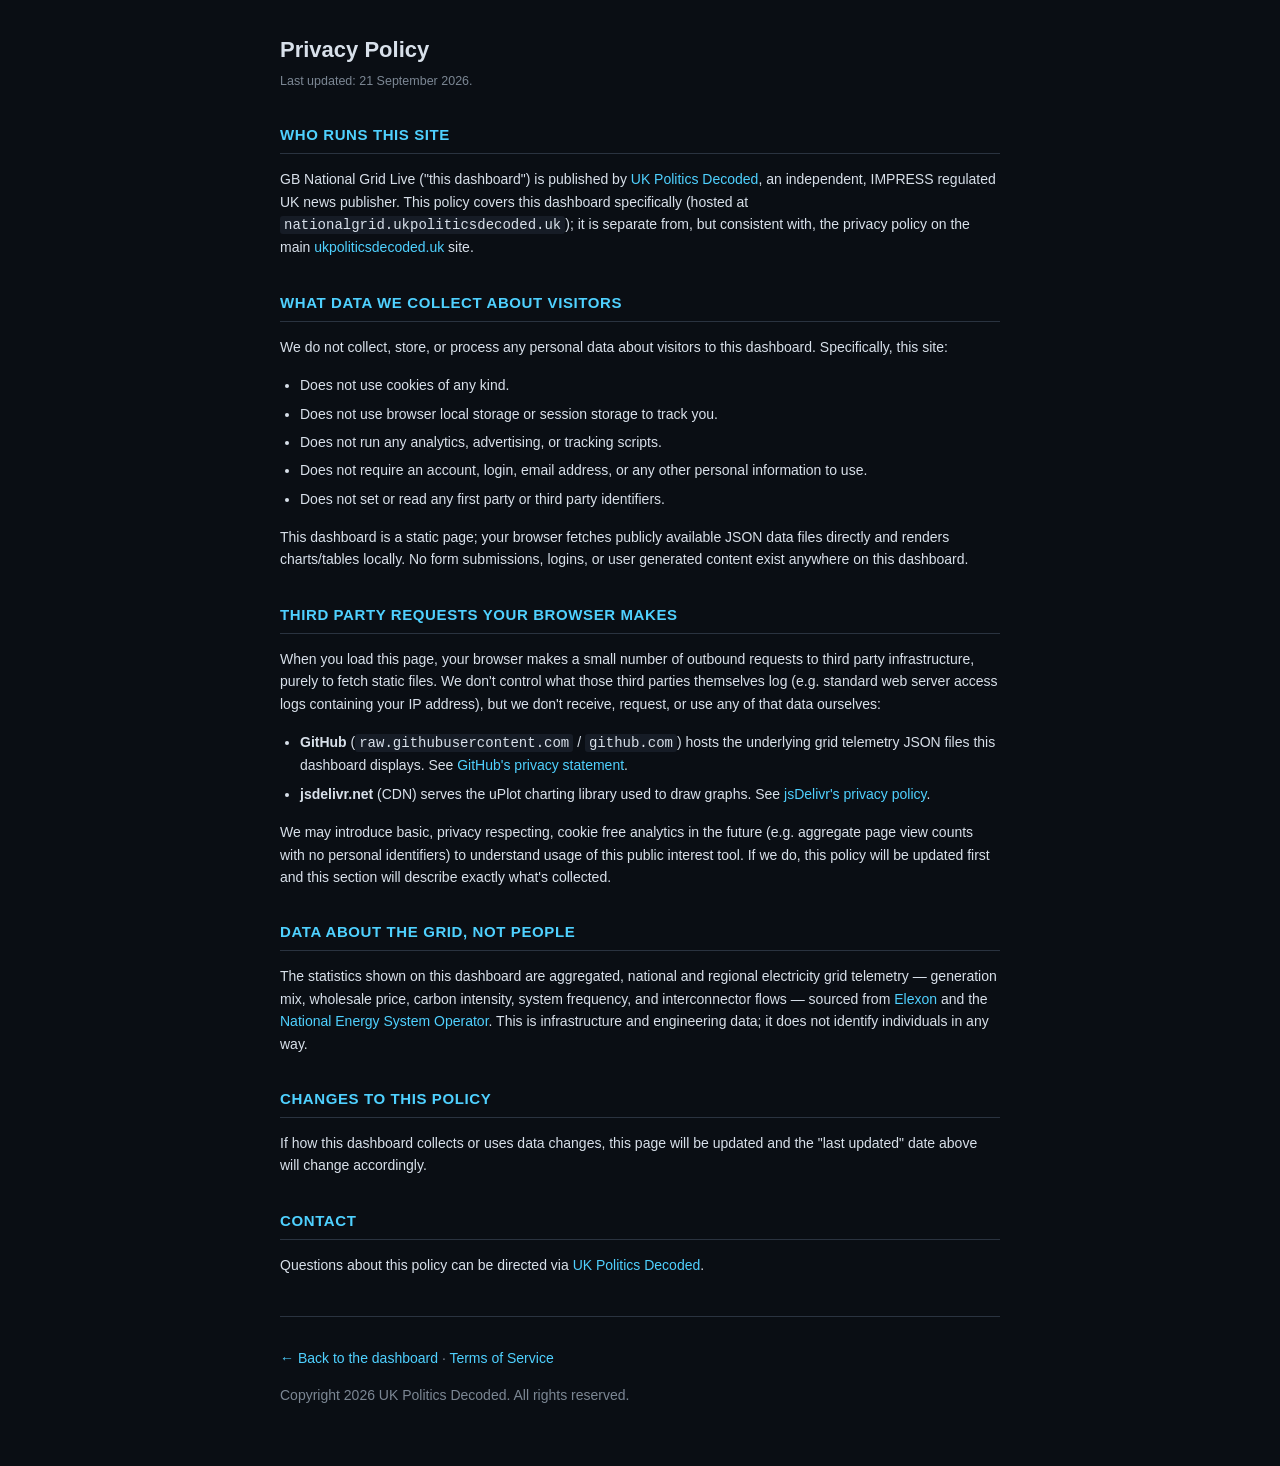
<file: docs/privacy.html>
<!DOCTYPE html>
<html lang="en-GB">
<head>
<meta charset="UTF-8">
<meta name="viewport" content="width=device-width, initial-scale=1.0">
<title>Privacy Policy | GB National Grid Live</title>
<meta name="description" content="Privacy Policy for GB National Grid Live, a free dashboard published by UK Politics Decoded tracking Great Britain's electricity grid.">
<meta name="robots" content="index, follow">
<link rel="canonical" href="http://nationalgrid.ukpoliticsdecoded.uk/privacy.html">
<link rel="icon" href="https://ukpoliticsdecoded.uk/assets/images/logo.webp" type="image/webp">
<style>
  :root {
    --bg-0: #0a0e14;
    --bg-2: #161c26;
    --border: #2a3340;
    --text: #d8e0ea;
    --text-dim: #7c8794;
    --accent: #4fd1ff;
  }
  * { box-sizing: border-box; }
  html, body {
    margin: 0;
    padding: 0;
    background: var(--bg-0);
    color: var(--text);
    font-family: "Segoe UI", -apple-system, BlinkMacSystemFont, Roboto, Arial, sans-serif;
    line-height: 1.6;
  }
  main {
    max-width: 760px;
    margin: 0 auto;
    padding: 32px 20px 48px;
  }
  h1 {
    font-size: 22px;
    margin: 0 0 4px;
  }
  .updated {
    color: var(--text-dim);
    font-size: 12.5px;
    margin: 0 0 28px;
  }
  h2 {
    font-size: 15px;
    text-transform: uppercase;
    letter-spacing: 0.04em;
    color: var(--accent);
    border-bottom: 1px solid var(--border);
    padding-bottom: 6px;
    margin: 32px 0 12px;
    scroll-margin-top: 16px;
  }
  p, li { font-size: 14px; color: var(--text); }
  ul { padding-left: 20px; }
  li { margin-bottom: 6px; }
  a { color: var(--accent); text-decoration: none; }
  a:hover { text-decoration: underline; }
  code {
    background: var(--bg-2);
    padding: 1px 4px;
    border-radius: 3px;
  }
  footer {
    margin-top: 40px;
    padding-top: 16px;
    border-top: 1px solid var(--border);
    font-size: 12.5px;
    color: var(--text-dim);
  }
  footer p { color: var(--text-dim); }
</style>
</head>
<body>
<main>
  <h1>Privacy Policy</h1>
  <p class="updated">Last updated: 21 September 2026.</p>

  <h2 id="who-runs-this-site">Who runs this site</h2>
  <p>GB National Grid Live ("this dashboard") is published by
    <a href="https://ukpoliticsdecoded.uk/">UK Politics Decoded</a>, an independent, IMPRESS regulated UK news
    publisher. This policy covers this dashboard specifically (hosted at
    <code>nationalgrid.ukpoliticsdecoded.uk</code>); it is separate from, but consistent with, the privacy policy
    on the main <a href="https://ukpoliticsdecoded.uk/" target="_blank" rel="noopener noreferrer">ukpoliticsdecoded.uk</a>
    site.</p>

  <h2 id="what-data-we-collect">What data we collect about visitors</h2>
  <p>We do not collect, store, or process any personal data about visitors to this dashboard. Specifically, this
    site:</p>
  <ul>
    <li>Does not use cookies of any kind.</li>
    <li>Does not use browser local storage or session storage to track you.</li>
    <li>Does not run any analytics, advertising, or tracking scripts.</li>
    <li>Does not require an account, login, email address, or any other personal information to use.</li>
    <li>Does not set or read any first party or third party identifiers.</li>
  </ul>
  <p>This dashboard is a static page; your browser fetches publicly available JSON data files directly and renders
    charts/tables locally. No form submissions, logins, or user generated content exist anywhere on this
    dashboard.</p>

  <h2 id="third-party-requests">Third party requests your browser makes</h2>
  <p>When you load this page, your browser makes a small number of outbound requests to third party
    infrastructure, purely to fetch static files. We don't control what those third parties themselves log (e.g.
    standard web server access logs containing your IP address), but we don't receive, request, or use any of that
    data ourselves:</p>
  <ul>
    <li><strong>GitHub</strong> (<code>raw.githubusercontent.com</code> / <code>github.com</code>) hosts the
      underlying grid telemetry JSON files this dashboard displays. See
      <a href="https://docs.github.com/en/site-policy/privacy-policies/github-privacy-statement" target="_blank" rel="noopener noreferrer">GitHub's
      privacy statement</a>.</li>
    <li><strong>jsdelivr.net</strong> (CDN) serves the uPlot charting library used to draw graphs. See
      <a href="https://www.jsdelivr.com/terms/privacy-policy-jsdelivr-net" target="_blank" rel="noopener noreferrer">jsDelivr's
      privacy policy</a>.</li>
  </ul>
  <p>We may introduce basic, privacy respecting, cookie free analytics in the future (e.g. aggregate page view
    counts with no personal identifiers) to understand usage of this public interest tool. If we do, this policy
    will be updated first and this section will describe exactly what's collected.</p>

  <h2 id="data-about-the-grid">Data about the grid, not people</h2>
  <p>The statistics shown on this dashboard are aggregated, national and regional electricity grid telemetry —
    generation mix, wholesale price, carbon intensity, system frequency, and interconnector flows — sourced from
    <a href="https://bmrs.elexon.co.uk/" target="_blank" rel="noopener noreferrer">Elexon</a> and the
    <a href="https://www.neso.energy/data-portal" target="_blank" rel="noopener noreferrer">National Energy System
    Operator</a>. This is infrastructure and engineering data; it does not identify individuals in any way.</p>

  <h2 id="changes">Changes to this policy</h2>
  <p>If how this dashboard collects or uses data changes, this page will be updated and the "last updated" date
    above will change accordingly.</p>

  <h2 id="contact">Contact</h2>
  <p>Questions about this policy can be directed via <a href="https://ukpoliticsdecoded.uk/">UK Politics
    Decoded</a>.</p>

  <footer>
    <p><a href="index.php">← Back to the dashboard</a> · <a href="terms.html">Terms of Service</a></p>
    <p>Copyright 2026 UK Politics Decoded. All rights reserved.</p>
  </footer>
</main>
</body>
</html>
</file>
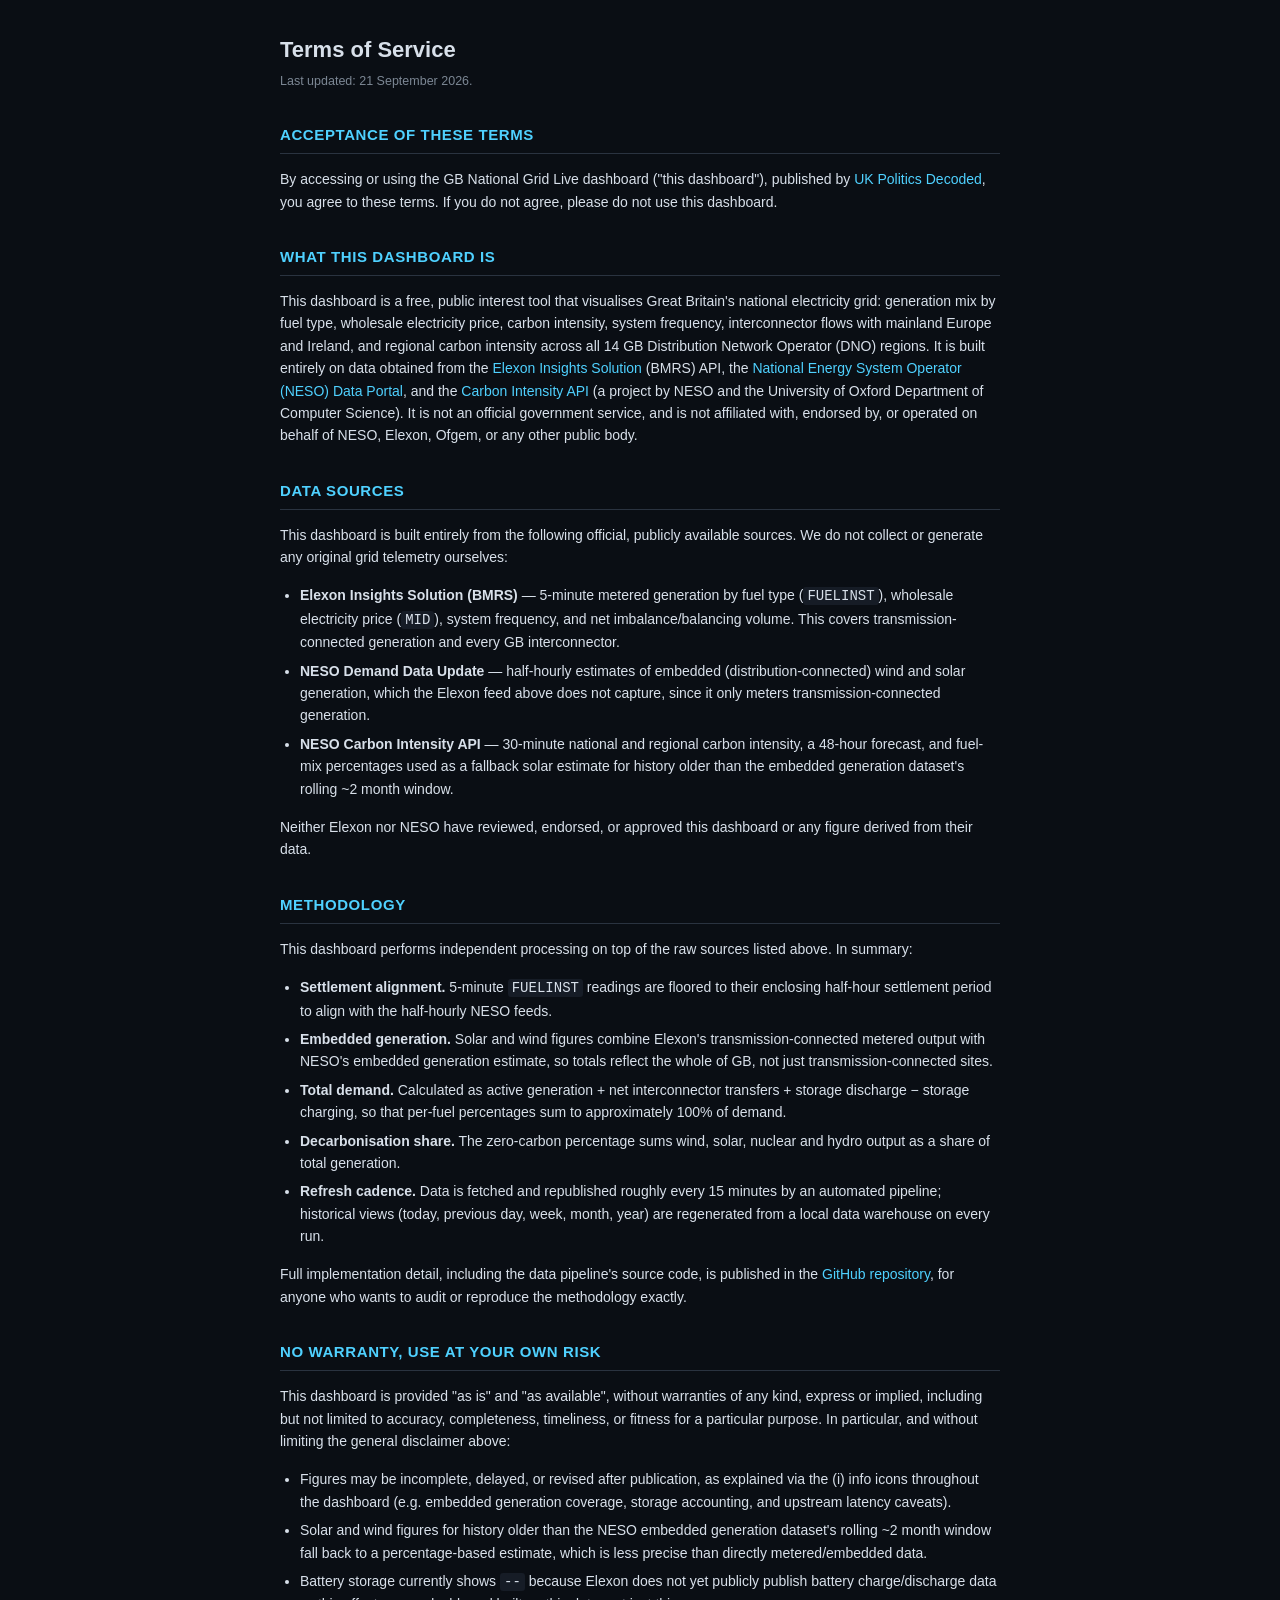
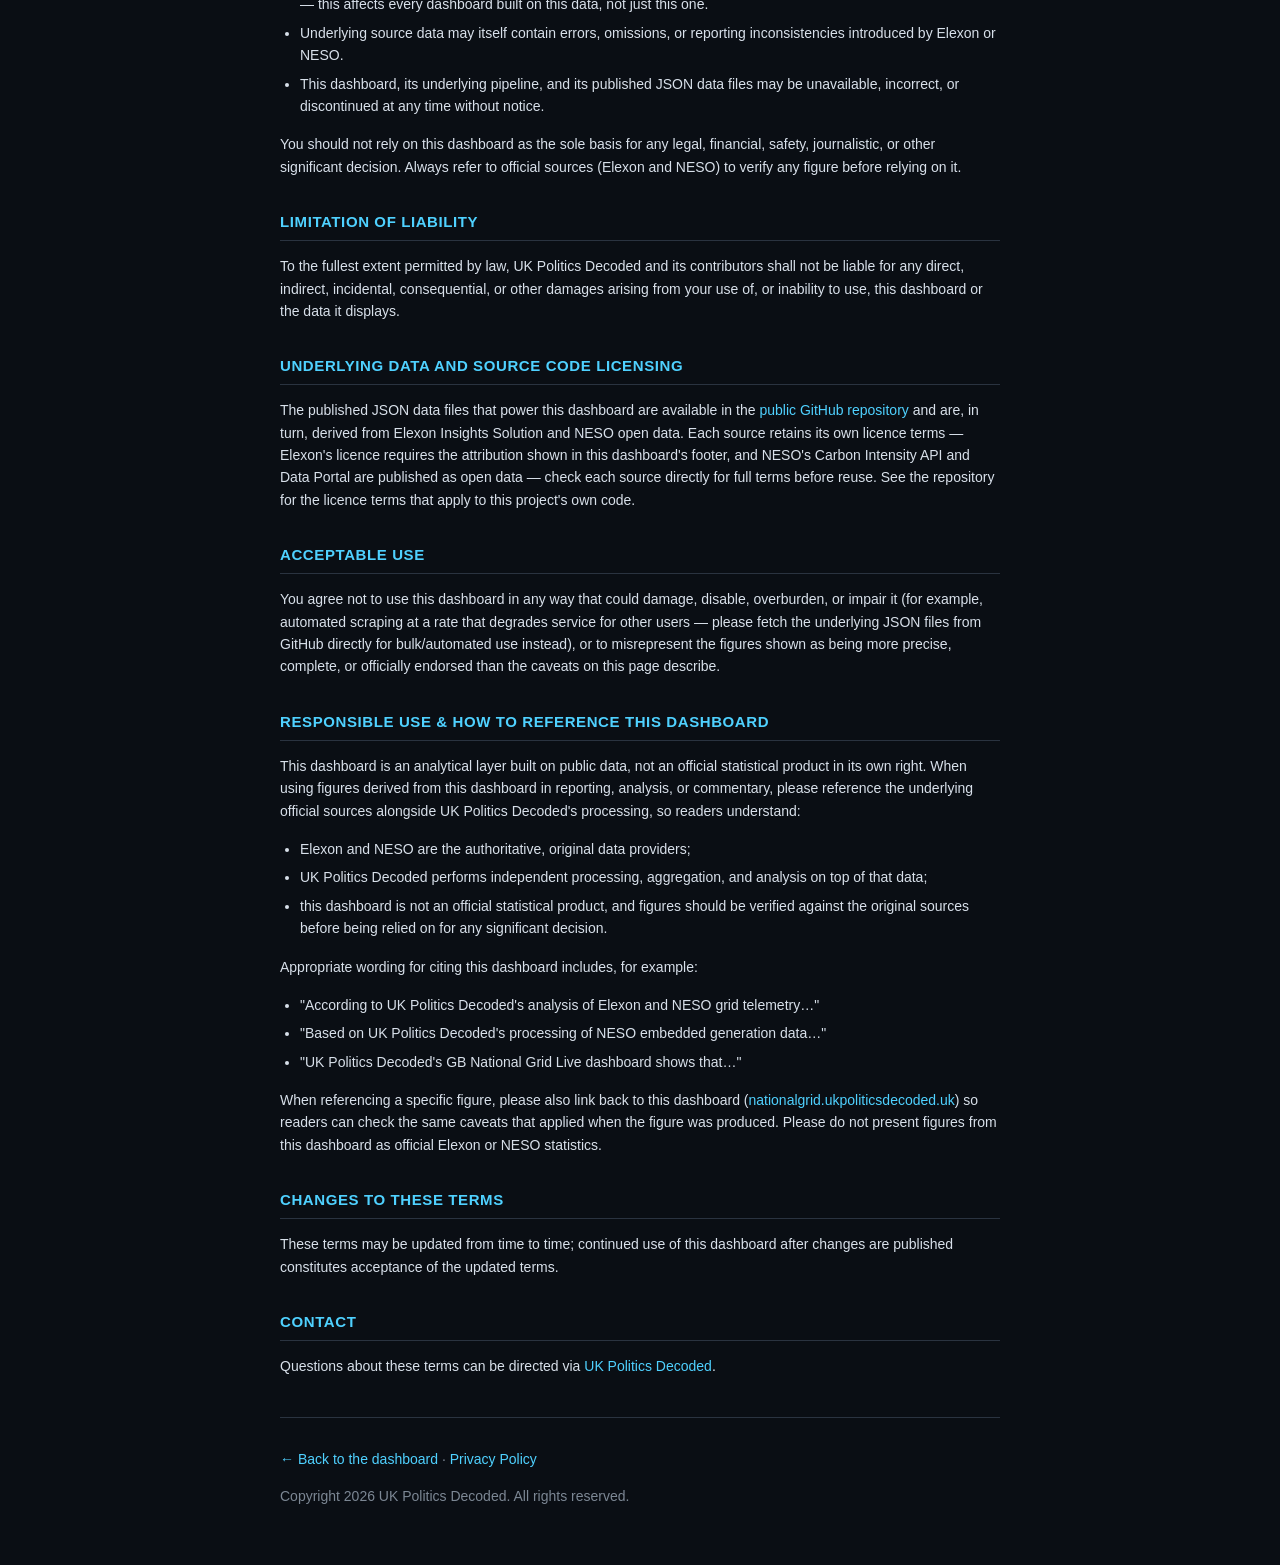
<file: docs/terms.html>
<!DOCTYPE html>
<html lang="en-GB">
<head>
<meta charset="UTF-8">
<meta name="viewport" content="width=device-width, initial-scale=1.0">
<title>Terms of Service | GB National Grid Live</title>
<meta name="description" content="Terms of Service for GB National Grid Live, a free dashboard published by UK Politics Decoded tracking Great Britain's electricity grid.">
<meta name="robots" content="index, follow">
<link rel="canonical" href="http://nationalgrid.ukpoliticsdecoded.uk/terms.html">
<link rel="icon" href="https://ukpoliticsdecoded.uk/assets/images/logo.webp" type="image/webp">
<style>
  :root {
    --bg-0: #0a0e14;
    --bg-2: #161c26;
    --border: #2a3340;
    --text: #d8e0ea;
    --text-dim: #7c8794;
    --accent: #4fd1ff;
  }
  * { box-sizing: border-box; }
  html, body {
    margin: 0;
    padding: 0;
    background: var(--bg-0);
    color: var(--text);
    font-family: "Segoe UI", -apple-system, BlinkMacSystemFont, Roboto, Arial, sans-serif;
    line-height: 1.6;
  }
  main {
    max-width: 760px;
    margin: 0 auto;
    padding: 32px 20px 48px;
  }
  h1 {
    font-size: 22px;
    margin: 0 0 4px;
  }
  .updated {
    color: var(--text-dim);
    font-size: 12.5px;
    margin: 0 0 28px;
  }
  h2 {
    font-size: 15px;
    text-transform: uppercase;
    letter-spacing: 0.04em;
    color: var(--accent);
    border-bottom: 1px solid var(--border);
    padding-bottom: 6px;
    margin: 32px 0 12px;
    scroll-margin-top: 16px;
  }
  p, li { font-size: 14px; color: var(--text); }
  ul { padding-left: 20px; }
  li { margin-bottom: 6px; }
  a { color: var(--accent); text-decoration: none; }
  a:hover { text-decoration: underline; }
  code {
    background: var(--bg-2);
    padding: 1px 4px;
    border-radius: 3px;
  }
  footer {
    margin-top: 40px;
    padding-top: 16px;
    border-top: 1px solid var(--border);
    font-size: 12.5px;
    color: var(--text-dim);
  }
  footer p { color: var(--text-dim); }
</style>
</head>
<body>
<main>
  <h1>Terms of Service</h1>
  <p class="updated">Last updated: 21 September 2026.</p>

  <h2 id="acceptance">Acceptance of these terms</h2>
  <p>By accessing or using the GB National Grid Live dashboard ("this dashboard"), published by
    <a href="https://ukpoliticsdecoded.uk/">UK Politics Decoded</a>, you agree to these terms. If you do not agree,
    please do not use this dashboard.</p>

  <h2 id="what-is-this">What this dashboard is</h2>
  <p>This dashboard is a free, public interest tool that visualises Great Britain's national electricity grid:
    generation mix by fuel type, wholesale electricity price, carbon intensity, system frequency, interconnector
    flows with mainland Europe and Ireland, and regional carbon intensity across all 14 GB Distribution Network
    Operator (DNO) regions. It is built entirely on data obtained from the
    <a href="https://bmrs.elexon.co.uk/" target="_blank" rel="noopener noreferrer">Elexon Insights Solution</a>
    (BMRS) API, the
    <a href="https://www.neso.energy/data-portal" target="_blank" rel="noopener noreferrer">National Energy System
    Operator (NESO) Data Portal</a>, and the
    <a href="https://carbonintensity.org.uk/" target="_blank" rel="noopener noreferrer">Carbon Intensity API</a>
    (a project by NESO and the University of Oxford Department of Computer Science). It is not an official
    government service, and is not affiliated with, endorsed by, or operated on behalf of NESO, Elexon, Ofgem, or
    any other public body.</p>

  <h2 id="data-sources">Data sources</h2>
  <p>This dashboard is built entirely from the following official, publicly available sources. We do not collect
    or generate any original grid telemetry ourselves:</p>
  <ul>
    <li><strong>Elexon Insights Solution (BMRS)</strong> — 5-minute metered generation by fuel type
      (<code>FUELINST</code>), wholesale electricity price (<code>MID</code>), system frequency, and net
      imbalance/balancing volume. This covers transmission-connected generation and every GB interconnector.</li>
    <li><strong>NESO Demand Data Update</strong> — half-hourly estimates of embedded (distribution-connected)
      wind and solar generation, which the Elexon feed above does not capture, since it only meters
      transmission-connected generation.</li>
    <li><strong>NESO Carbon Intensity API</strong> — 30-minute national and regional carbon intensity, a 48-hour
      forecast, and fuel-mix percentages used as a fallback solar estimate for history older than the embedded
      generation dataset's rolling ~2 month window.</li>
  </ul>
  <p>Neither Elexon nor NESO have reviewed, endorsed, or approved this dashboard or any figure derived from their
    data.</p>

  <h2 id="methodology">Methodology</h2>
  <p>This dashboard performs independent processing on top of the raw sources listed above. In summary:</p>
  <ul>
    <li><strong>Settlement alignment.</strong> 5-minute <code>FUELINST</code> readings are floored to their
      enclosing half-hour settlement period to align with the half-hourly NESO feeds.</li>
    <li><strong>Embedded generation.</strong> Solar and wind figures combine Elexon's transmission-connected
      metered output with NESO's embedded generation estimate, so totals reflect the whole of GB, not just
      transmission-connected sites.</li>
    <li><strong>Total demand.</strong> Calculated as active generation + net interconnector transfers + storage
      discharge − storage charging, so that per-fuel percentages sum to approximately 100% of demand.</li>
    <li><strong>Decarbonisation share.</strong> The zero-carbon percentage sums wind, solar, nuclear and hydro
      output as a share of total generation.</li>
    <li><strong>Refresh cadence.</strong> Data is fetched and republished roughly every 15 minutes by an automated
      pipeline; historical views (today, previous day, week, month, year) are regenerated from a local data
      warehouse on every run.</li>
  </ul>
  <p>Full implementation detail, including the data pipeline's source code, is published in the
    <a href="https://github.com/epsilonion-liam/UK-Grid-Tracker" target="_blank" rel="noopener noreferrer">GitHub
    repository</a>, for anyone who wants to audit or reproduce the methodology exactly.</p>

  <h2 id="no-warranty">No warranty, use at your own risk</h2>
  <p>This dashboard is provided "as is" and "as available", without warranties of any kind, express or implied,
    including but not limited to accuracy, completeness, timeliness, or fitness for a particular purpose. In
    particular, and without limiting the general disclaimer above:</p>
  <ul>
    <li>Figures may be incomplete, delayed, or revised after publication, as explained via the (i) info icons
      throughout the dashboard (e.g. embedded generation coverage, storage accounting, and upstream latency
      caveats).</li>
    <li>Solar and wind figures for history older than the NESO embedded generation dataset's rolling ~2 month
      window fall back to a percentage-based estimate, which is less precise than directly metered/embedded data.</li>
    <li>Battery storage currently shows <code>--</code> because Elexon does not yet publicly publish battery
      charge/discharge data — this affects every dashboard built on this data, not just this one.</li>
    <li>Underlying source data may itself contain errors, omissions, or reporting inconsistencies introduced by
      Elexon or NESO.</li>
    <li>This dashboard, its underlying pipeline, and its published JSON data files may be unavailable, incorrect,
      or discontinued at any time without notice.</li>
  </ul>
  <p>You should not rely on this dashboard as the sole basis for any legal, financial, safety, journalistic, or
    other significant decision. Always refer to official sources (Elexon and NESO) to verify any figure before
    relying on it.</p>

  <h2 id="liability">Limitation of liability</h2>
  <p>To the fullest extent permitted by law, UK Politics Decoded and its contributors shall not be liable for any
    direct, indirect, incidental, consequential, or other damages arising from your use of, or inability to use,
    this dashboard or the data it displays.</p>

  <h2 id="licensing">Underlying data and source code licensing</h2>
  <p>The published JSON data files that power this dashboard are available in the
    <a href="https://github.com/epsilonion-liam/UK-Grid-Tracker" target="_blank" rel="noopener noreferrer">public
    GitHub repository</a> and are, in turn, derived from Elexon Insights Solution and NESO open data. Each source
    retains its own licence terms — Elexon's licence requires the attribution shown in this dashboard's footer, and
    NESO's Carbon Intensity API and Data Portal are published as open data — check each source directly for full
    terms before reuse. See the repository for the licence terms that apply to this project's own code.</p>

  <h2 id="acceptable-use">Acceptable use</h2>
  <p>You agree not to use this dashboard in any way that could damage, disable, overburden, or impair it (for
    example, automated scraping at a rate that degrades service for other users — please fetch the underlying
    JSON files from GitHub directly for bulk/automated use instead), or to misrepresent the figures shown as being
    more precise, complete, or officially endorsed than the caveats on this page describe.</p>

  <h2 id="responsible-use">Responsible use &amp; how to reference this dashboard</h2>
  <p>This dashboard is an analytical layer built on public data, not an official statistical product in its own
    right. When using figures derived from this dashboard in reporting, analysis, or commentary, please reference
    the underlying official sources alongside UK Politics Decoded's processing, so readers understand:</p>
  <ul>
    <li>Elexon and NESO are the authoritative, original data providers;</li>
    <li>UK Politics Decoded performs independent processing, aggregation, and analysis on top of that data;</li>
    <li>this dashboard is not an official statistical product, and figures should be verified against the original
      sources before being relied on for any significant decision.</li>
  </ul>
  <p>Appropriate wording for citing this dashboard includes, for example:</p>
  <ul>
    <li>"According to UK Politics Decoded's analysis of Elexon and NESO grid telemetry…"</li>
    <li>"Based on UK Politics Decoded's processing of NESO embedded generation data…"</li>
    <li>"UK Politics Decoded's GB National Grid Live dashboard shows that…"</li>
  </ul>
  <p>When referencing a specific figure, please also link back to this dashboard
    (<a href="http://nationalgrid.ukpoliticsdecoded.uk/">nationalgrid.ukpoliticsdecoded.uk</a>) so readers can check
    the same caveats that applied when the figure was produced. Please do not present figures from this dashboard
    as official Elexon or NESO statistics.</p>

  <h2 id="changes">Changes to these terms</h2>
  <p>These terms may be updated from time to time; continued use of this dashboard after changes are published
    constitutes acceptance of the updated terms.</p>

  <h2 id="contact">Contact</h2>
  <p>Questions about these terms can be directed via <a href="https://ukpoliticsdecoded.uk/">UK Politics
    Decoded</a>.</p>

  <footer>
    <p><a href="index.php">← Back to the dashboard</a> · <a href="privacy.html">Privacy Policy</a></p>
    <p>Copyright 2026 UK Politics Decoded. All rights reserved.</p>
  </footer>
</main>
</body>
</html>
</file>
